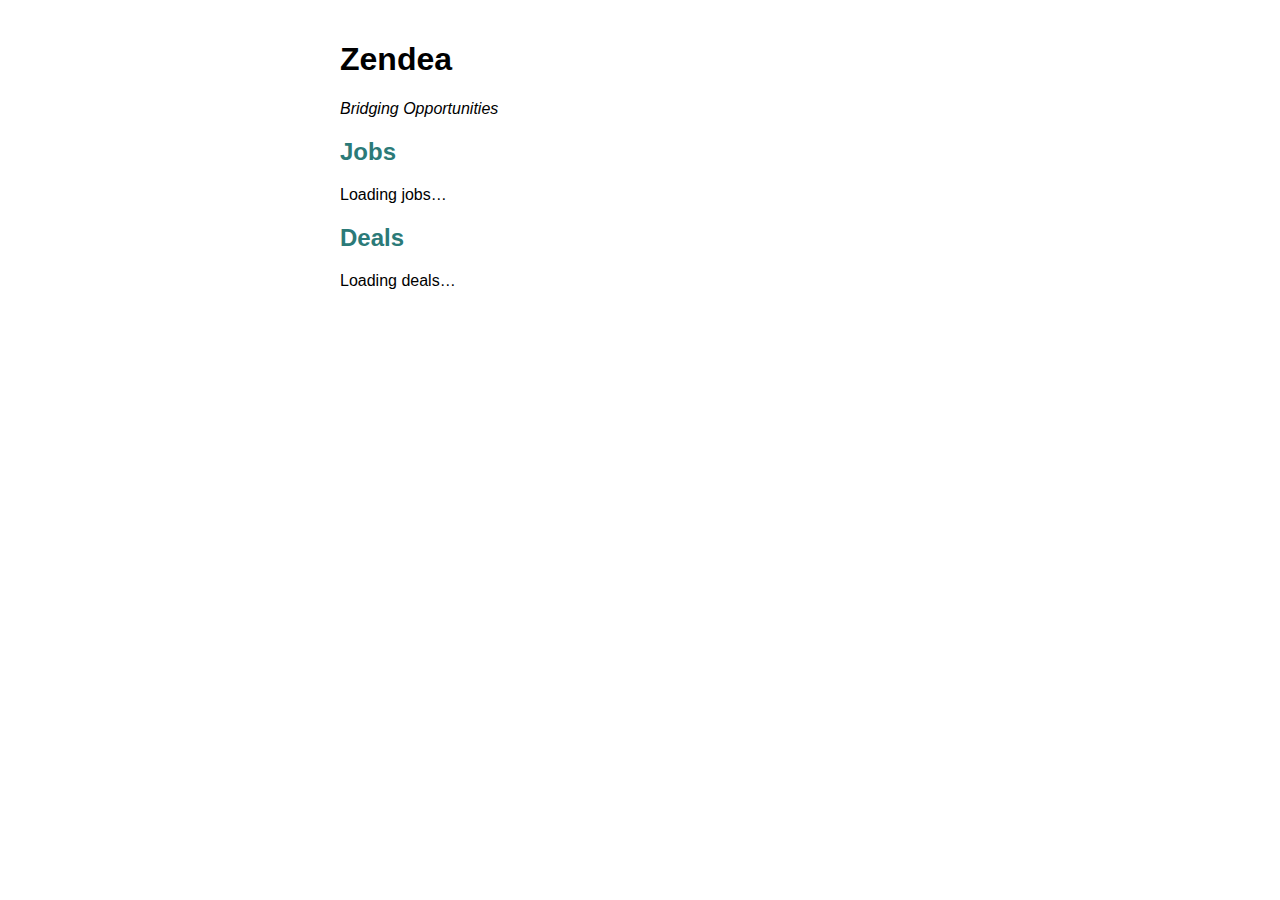
<file: Index.html>
<!DOCTYPE html>
<html lang="en">
<head>
<meta charset="UTF-8">
<meta name="viewport" content="width=device-width, initial-scale=1.0">
<title>Zendea — Jobs & Deals</title>
<style>
body { font-family: Arial, sans-serif; padding: 20px; max-width: 600px; margin: auto; }
h2 { color: #2b7a78; }
hr { margin: 10px 0; }
</style>
</head>
<body>

<h1>Zendea</h1>
<p><em>Bridging Opportunities</em></p>

<h2>Jobs</h2>
<div id="jobs-list">
  Loading jobs…
</div>

<h2>Deals</h2>
<div id="deals-list">
  Loading deals…
</div>

<script type="module" src="app.js"></script>
</body>
</html>
</file>
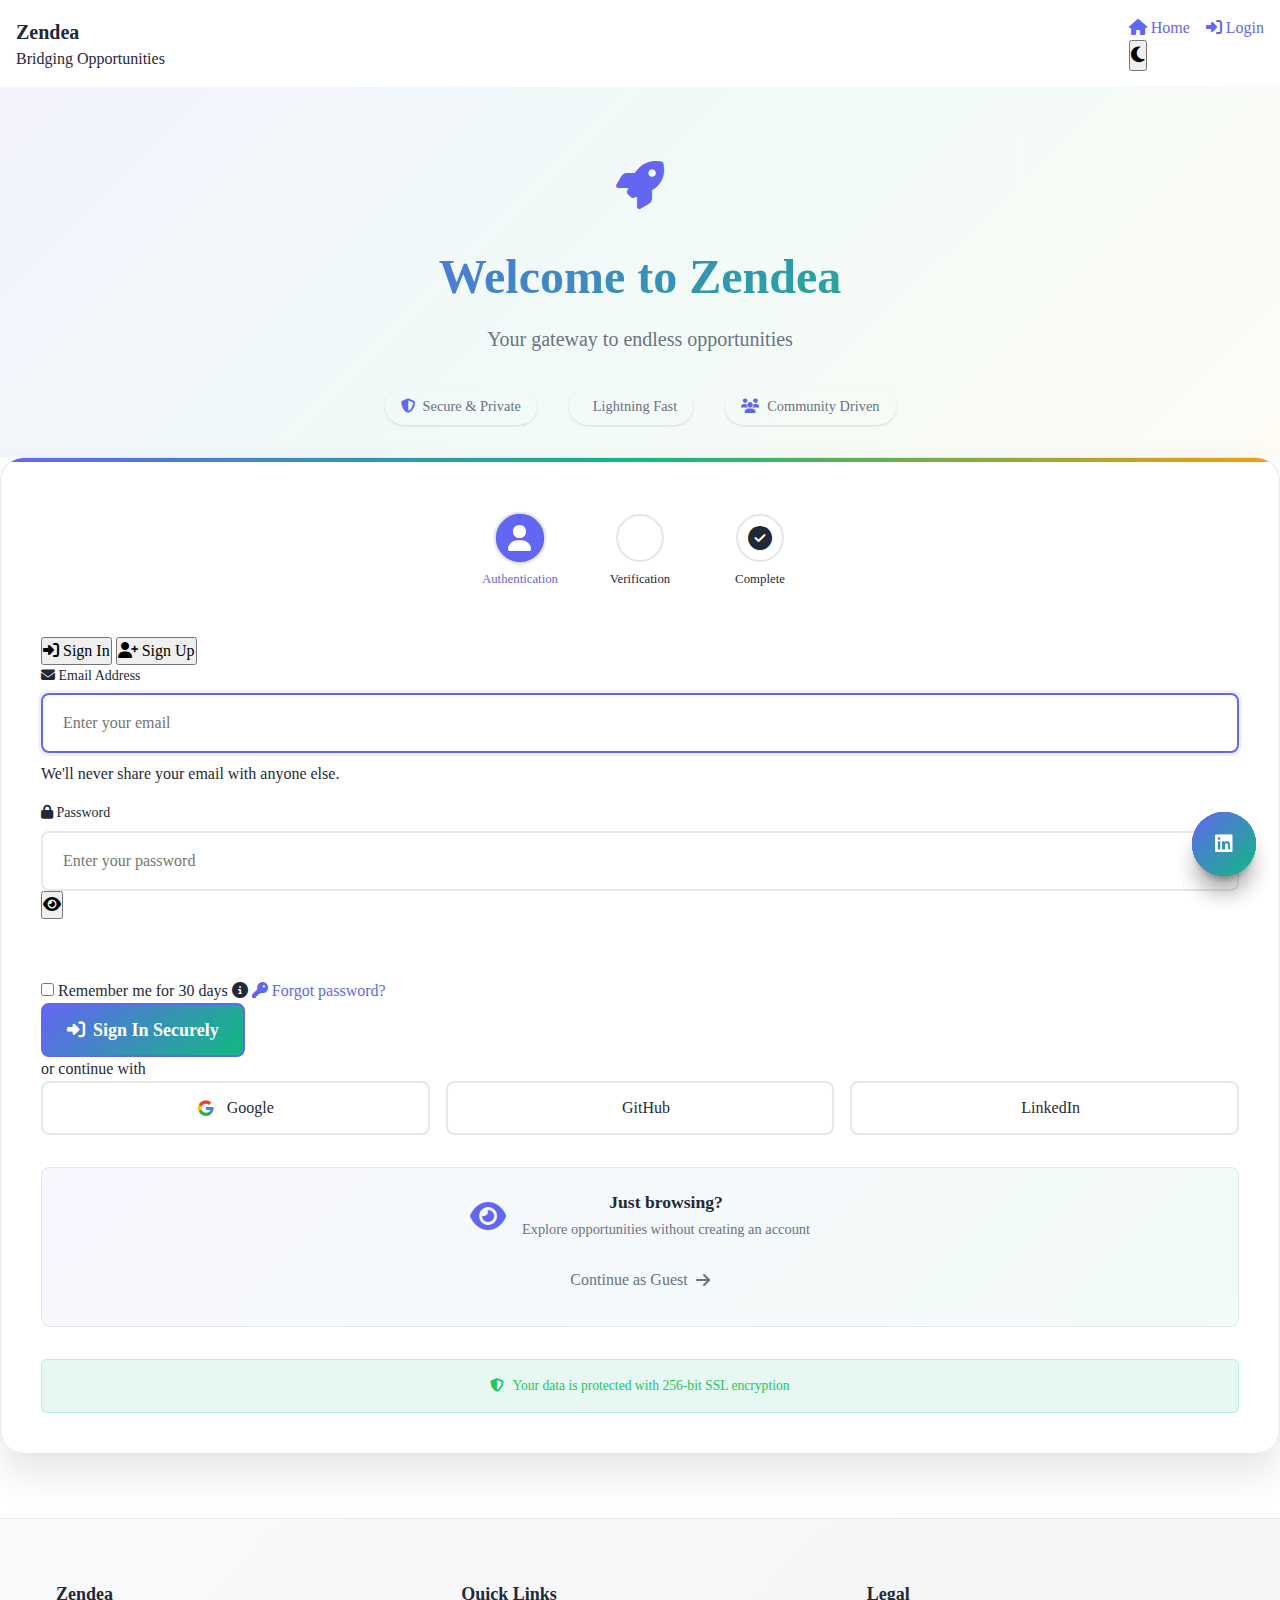
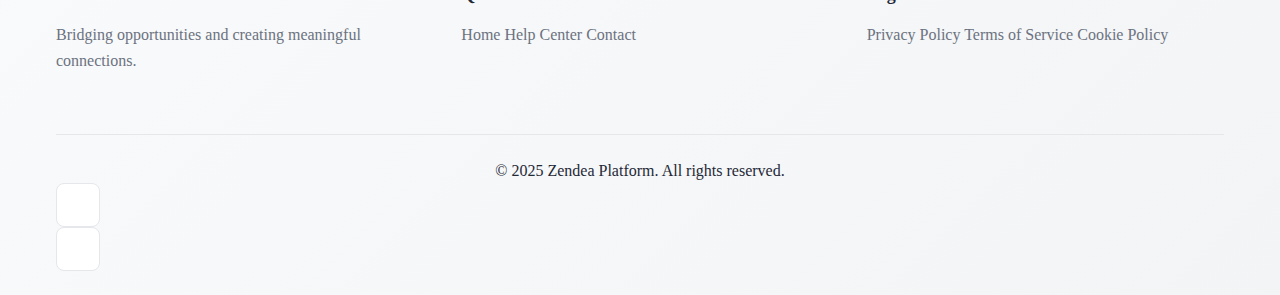
<file: login.html>
<!DOCTYPE html>
<html lang="en" data-theme="light">
<head>
  <meta charset="UTF-8">
  <meta name="viewport" content="width=device-width, initial-scale=1.0">
  <title>Login — Zendea</title>
  
  <!-- SEO Meta Tags -->
  <meta name="description" content="Sign in to your Zendea account to post jobs, find deals, and connect with opportunities.">
  
  <!-- Favicon -->
  <link rel="icon" href="data:image/svg+xml,<svg xmlns='http://www.w3.org/2000/svg' viewBox='0 0 100 100'><text y='.9em' font-size='90'>🌟</text></svg>">
  
  <!-- Fonts -->
  <link rel="preconnect" href="https://fonts.googleapis.com">
  <link rel="preconnect" href="https://fonts.gstatic.com" crossorigin>
  <link href="https://fonts.googleapis.com/css2?family=Inter:wght@400;500;600;700;800&display=swap" rel="stylesheet">
  
  <!-- Icons -->
  <link rel="stylesheet" href="https://cdnjs.cloudflare.com/ajax/libs/font-awesome/6.4.0/css/all.min.css">
  
  <!-- Styles -->
  <link rel="stylesheet" href="assets/css/main.css">
  <style>
    /* Enhanced Authentication Styles */
    .auth-hero {
      background: linear-gradient(135deg, 
        rgba(99, 102, 241, 0.08) 0%, 
        rgba(16, 185, 129, 0.06) 50%, 
        rgba(245, 158, 11, 0.04) 100%);
      padding: 4rem 2rem 2rem;
      text-align: center;
      position: relative;
      overflow: hidden;
    }
    
    .auth-hero-content {
      position: relative;
      z-index: 1;
      max-width: 800px;
      margin: 0 auto;
    }
    
    .hero-icon {
      font-size: 3rem;
      color: var(--color-primary);
      margin-bottom: 1.5rem;
      animation: float 3s ease-in-out infinite;
    }
    
    @keyframes float {
      0%, 100% { transform: translateY(0px); }
      50% { transform: translateY(-10px); }
    }
    
    .hero-title {
      font-size: 3rem;
      font-weight: 800;
      background: linear-gradient(135deg, var(--color-primary), var(--color-secondary));
      -webkit-background-clip: text;
      -webkit-text-fill-color: transparent;
      background-clip: text;
      margin-bottom: 1rem;
    }
    
    .hero-subtitle {
      font-size: 1.25rem;
      color: var(--color-text-secondary);
      margin-bottom: 2rem;
    }
    
    .hero-features {
      display: flex;
      justify-content: center;
      gap: 2rem;
      flex-wrap: wrap;
      margin-top: 2rem;
    }
    
    .feature-item {
      display: flex;
      align-items: center;
      gap: 0.5rem;
      color: var(--color-text-secondary);
      font-size: 0.9rem;
      padding: 0.5rem 1rem;
      background: var(--color-bg-surface);
      border-radius: var(--radius-full);
      box-shadow: var(--shadow-sm);
      transition: all var(--transition-fast);
    }
    
    .feature-item:hover {
      transform: translateY(-2px);
      box-shadow: var(--shadow-md);
    }
    
    .feature-item i {
      color: var(--color-primary);
    }
    
    .auth-progress {
      display: flex;
      justify-content: center;
      margin-bottom: 2rem;
      padding: 0 1rem;
    }
    
    .progress-step {
      display: flex;
      flex-direction: column;
      align-items: center;
      flex: 1;
      max-width: 120px;
      padding: 1rem 0.5rem;
      position: relative;
      color: var(--color-text-muted);
      transition: all var(--transition-normal);
    }
    
    .progress-step.active {
      color: var(--color-primary);
    }
    
    .progress-step.active i {
      background: var(--color-primary);
      color: white;
      transform: scale(1.1);
    }
    
    .progress-step i {
      font-size: 1.5rem;
      width: 3rem;
      height: 3rem;
      display: flex;
      align-items: center;
      justify-content: center;
      border-radius: 50%;
      background: var(--color-bg-surface);
      border: 2px solid var(--color-border);
      margin-bottom: 0.5rem;
      transition: all var(--transition-normal);
    }
    
    .progress-step span {
      font-size: 0.8rem;
      font-weight: 500;
      text-align: center;
    }
    
    .auth-card.enhanced {
      background: var(--color-bg-surface);
      border: 1px solid var(--color-border);
      border-radius: 1.5rem;
      padding: 2.5rem;
      box-shadow: 0 20px 40px rgba(0, 0, 0, 0.1);
      position: relative;
      overflow: hidden;
    }
    
    .auth-card.enhanced::before {
      content: '';
      position: absolute;
      top: 0;
      left: 0;
      right: 0;
      height: 4px;
      background: linear-gradient(90deg, var(--color-primary), var(--color-secondary), var(--color-accent));
      border-radius: 1.5rem 1.5rem 0 0;
    }
    
    .input-wrapper {
      position: relative;
      margin-bottom: 0.5rem;
    }
    
    .form-input.enhanced {
      width: 100%;
      padding: 1rem 1.25rem;
      padding-right: 3rem;
      border: 2px solid var(--color-border);
      border-radius: var(--radius-lg);
      font-size: 1rem;
      transition: all var(--transition-normal);
      background: var(--color-bg-surface);
    }
    
    .form-input.enhanced:focus {
      outline: none;
      border-color: var(--color-primary);
      box-shadow: 0 0 0 3px rgba(99, 102, 241, 0.1);
      transform: translateY(-1px);
    }
    
    .input-wrapper.valid .form-input.enhanced {
      border-color: var(--color-success);
      background: rgba(16, 185, 129, 0.05);
    }
    
    .input-wrapper.invalid .form-input.enhanced {
      border-color: var(--color-error);
      background: rgba(239, 68, 68, 0.05);
    }
    
    .input-status {
      position: absolute;
      right: 1rem;
      top: 50%;
      transform: translateY(-50%);
      z-index: 2;
    }
    
    .success-icon,
    .error-icon {
      display: none;
      font-size: 1.1rem;
    }
    
    .success-icon {
      color: var(--color-success);
    }
    
    .error-icon {
      color: var(--color-error);
    }
    
    .password-input-group.enhanced {
      position: relative;
      margin-bottom: 0.5rem;
    }
    
    .password-input-group.enhanced .password-toggle {
      right: 3.5rem;
      z-index: 3;
    }
    
    .password-input-group.enhanced .input-status {
      right: 1rem;
      z-index: 2;
    }
    
    .password-strength {
      margin: 0.5rem 0 1rem;
      opacity: 0;
      transition: opacity var(--transition-normal);
    }
    
    .password-strength.visible {
      opacity: 1;
    }
    
    .strength-bar {
      height: 4px;
      background: var(--color-border);
      border-radius: var(--radius-full);
      overflow: hidden;
      margin-bottom: 0.5rem;
    }
    
    .strength-fill {
      height: 100%;
      transition: all var(--transition-normal);
      border-radius: var(--radius-full);
    }
    
    .strength-fill.weak { background: var(--color-error); }
    .strength-fill.medium { background: var(--color-warning); }
    .strength-fill.strong { background: var(--color-success); }
    .strength-fill.very-strong { background: linear-gradient(90deg, var(--color-success), var(--color-primary)); }
    
    .strength-text {
      font-size: 0.8rem;
      color: var(--color-text-muted);
      font-weight: 500;
    }
    
    .password-requirements {
      background: var(--color-bg-surface);
      border: 1px solid var(--color-border);
      border-radius: var(--radius-md);
      padding: 1rem;
      margin: 0.5rem 0 1rem;
      opacity: 0;
      transform: translateY(-10px);
      transition: all var(--transition-normal);
    }
    
    .password-requirements.visible {
      opacity: 1;
      transform: translateY(0);
    }
    
    .requirement {
      display: flex;
      align-items: center;
      gap: 0.5rem;
      margin-bottom: 0.5rem;
      font-size: 0.85rem;
      color: var(--color-text-muted);
      transition: all var(--transition-fast);
    }
    
    .requirement:last-child { margin-bottom: 0; }
    .requirement.met { color: var(--color-success); }
    .requirement i { font-size: 0.7rem; transition: all var(--transition-fast); }
    .requirement.met i { color: var(--color-success); }
    
    .btn.enhanced {
      position: relative;
      overflow: hidden;
      font-weight: 600;
      transition: all var(--transition-normal);
    }
    
    .btn.enhanced:hover {
      transform: translateY(-2px);
      box-shadow: 0 10px 25px rgba(99, 102, 241, 0.3);
    }
    
    .btn.enhanced .btn-content {
      display: flex;
      align-items: center;
      justify-content: center;
      gap: 0.5rem;
      transition: opacity var(--transition-fast);
    }
    
    .btn.enhanced .btn-loading {
      position: absolute;
      top: 0;
      left: 0;
      right: 0;
      bottom: 0;
      display: flex;
      align-items: center;
      justify-content: center;
      gap: 0.5rem;
      opacity: 0;
      transition: opacity var(--transition-fast);
    }
    
    .btn.enhanced.loading .btn-content { opacity: 0; }
    .btn.enhanced.loading .btn-loading { opacity: 1; }
    
    .social-login.enhanced {
      display: grid;
      grid-template-columns: repeat(auto-fit, minmax(140px, 1fr));
      gap: 1rem;
      margin-bottom: 2rem;
    }
    
    .social-btn {
      display: flex;
      align-items: center;
      justify-content: center;
      gap: 0.75rem;
      padding: 1rem;
      border: 2px solid var(--color-border);
      border-radius: var(--radius-lg);
      background: var(--color-bg-surface);
      color: var(--color-text-primary);
      font-weight: 500;
      transition: all var(--transition-normal);
    }
    
    .social-btn:hover {
      border-color: var(--color-primary);
      transform: translateY(-2px);
      box-shadow: var(--shadow-md);
    }
    
    .social-icon {
      display: flex;
      align-items: center;
      justify-content: center;
      font-size: 1.1rem;
    }
    
    .guest-access.enhanced {
      background: linear-gradient(135deg, 
        rgba(99, 102, 241, 0.05) 0%, 
        rgba(16, 185, 129, 0.05) 100%);
      border: 1px solid var(--color-border);
      border-radius: var(--radius-lg);
      padding: 1.5rem;
      margin: 2rem 0;
      text-align: center;
    }
    
    .guest-content {
      display: flex;
      align-items: center;
      justify-content: center;
      gap: 1rem;
      margin-bottom: 1rem;
    }
    
    .guest-icon {
      font-size: 2rem;
      color: var(--color-primary);
    }
    
    .guest-text h4 {
      font-size: 1.1rem;
      font-weight: 600;
      color: var(--color-text-primary);
      margin-bottom: 0.25rem;
    }
    
    .guest-text p {
      color: var(--color-text-secondary);
      font-size: 0.9rem;
      margin: 0;
    }
    
    .security-badge {
      display: flex;
      align-items: center;
      justify-content: center;
      gap: 0.5rem;
      padding: 1rem;
      background: rgba(16, 185, 129, 0.1);
      border: 1px solid rgba(16, 185, 129, 0.2);
      border-radius: var(--radius-md);
      color: var(--color-success);
      font-size: 0.85rem;
      font-weight: 500;
      margin-top: 1.5rem;
    }
    
    .tooltip {
      position: absolute;
      background: var(--color-text-primary);
      color: var(--color-text-inverse);
      padding: 0.5rem 0.75rem;
      border-radius: var(--radius-md);
      font-size: 0.8rem;
      font-weight: 500;
      z-index: 1000;
      pointer-events: none;
      transform: translateX(-50%);
      white-space: nowrap;
      box-shadow: var(--shadow-lg);
      display: none;
    }
    
    .tooltip::after {
      content: '';
      position: absolute;
      top: 100%;
      left: 50%;
      transform: translateX(-50%);
      border: 4px solid transparent;
      border-top-color: var(--color-text-primary);
    }
    
    .captcha-container {
      background: var(--color-bg-surface);
      border: 2px solid var(--color-warning);
      border-radius: var(--radius-md);
      padding: 1rem;
      margin: 1rem 0;
      text-align: center;
    }
    
    .captcha-question {
      font-size: 1.25rem;
      font-weight: 700;
      color: var(--color-primary);
      margin: 0.5rem 0;
    }
    
    .captcha-input {
      width: 80px;
      padding: 0.5rem;
      text-align: center;
      border: 2px solid var(--color-border);
      border-radius: var(--radius-md);
      font-size: 1.1rem;
      font-weight: 600;
    }
    
    .login-attempts {
      background: rgba(239, 68, 68, 0.1);
      border: 1px solid var(--color-error);
      border-radius: var(--radius-md);
      padding: 1rem;
      margin-top: 1rem;
      text-align: center;
    }
    
    .login-attempts i {
      color: var(--color-error);
      margin-right: 0.5rem;
    }
    
    .attempts-text {
      color: var(--color-error);
      font-weight: 500;
    }
    
    .email-suggestions {
      background: var(--color-bg-surface);
      border: 1px solid var(--color-border);
      border-top: none;
      border-radius: 0 0 var(--radius-md) var(--radius-md);
      box-shadow: var(--shadow-md);
      display: none;
      position: absolute;
      top: 100%;
      left: 0;
      right: 0;
      z-index: 10;
    }
    
    .email-suggestion {
      padding: 0.75rem 1rem;
      cursor: pointer;
      transition: background-color var(--transition-fast);
      font-size: 0.9rem;
    }
    
    .email-suggestion:hover {
      background: var(--color-bg-surface-hover);
    }
    
    @media (max-width: 768px) {
      .hero-title { font-size: 2rem; }
      .auth-card.enhanced { padding: 1.5rem; margin: 1rem; }
      .social-login.enhanced { grid-template-columns: 1fr; }
    }
    
    .auth-card.enhanced {
      animation: cardSlideUp 0.6s ease-out;
    }
    
    @keyframes cardSlideUp {
      from { opacity: 0; transform: translateY(20px); }
      to { opacity: 1; transform: translateY(0); }
    }
  </style>
  
  <!-- Theme Persistence Script -->
  <script>
    // Apply saved theme immediately to prevent flash
    (function() {
      const savedTheme = localStorage.getItem('zendea-theme') || 'light';
      document.documentElement.setAttribute('data-theme', savedTheme);
    })();
  </script>
</head>
<body>
  <!-- 🎯 Header -->
  <header>
    <div class="header-container">
      <div class="logo-section">
        <a href="index.html" class="logo">Zendea</a>
        <span class="tagline">Bridging Opportunities</span>
      </div>
      
      <nav class="nav-section">
        <div class="nav-links">
          <a href="index.html" class="nav-link">
            <i class="fas fa-home"></i> Home
          </a>
          <a href="login.html" class="nav-link active">
            <i class="fas fa-sign-in-alt"></i> Login
          </a>
        </div>
        
        <button class="theme-toggle" id="themeToggle" aria-label="Toggle dark mode">
          <i class="fas fa-sun"></i>
        </button>
      </nav>
    </div>
  </header>

  <!-- 🏠 Main Content -->
  <main>
    <!-- Enhanced Hero Section -->
    <div class="auth-hero">
      <div class="auth-hero-content">
        <div class="hero-icon">
          <i class="fas fa-rocket"></i>
        </div>
        <h1 class="hero-title">Welcome to Zendea</h1>
        <p class="hero-subtitle">Your gateway to endless opportunities</p>
        <div class="hero-features">
          <div class="feature-item">
            <i class="fas fa-shield-alt"></i>
            <span>Secure & Private</span>
          </div>
          <div class="feature-item">
            <i class="fas fa-lightning-bolt"></i>
            <span>Lightning Fast</span>
          </div>
          <div class="feature-item">
            <i class="fas fa-users"></i>
            <span>Community Driven</span>
          </div>
        </div>
      </div>
    </div>

    <!-- Enhanced Login Form Container -->
    <div class="form-container">
      <div class="auth-card enhanced">
        <!-- Progress Indicator -->
        <div class="auth-progress">
          <div class="progress-step active" data-step="auth">
            <i class="fas fa-user"></i>
            <span>Authentication</span>
          </div>
          <div class="progress-step" data-step="verify">
            <i class="fas fa-shield-check"></i>
            <span>Verification</span>
          </div>
          <div class="progress-step" data-step="complete">
            <i class="fas fa-check-circle"></i>
            <span>Complete</span>
          </div>
        </div>
        <div class="auth-header">
          <div class="auth-tabs">
            <button class="auth-tab active" id="loginTab">
              <i class="fas fa-sign-in-alt"></i>
              Sign In
            </button>
            <button class="auth-tab" id="signupTab">
              <i class="fas fa-user-plus"></i>
              Sign Up
            </button>
          </div>
        </div>

        <!-- Enhanced Login Form -->
        <form class="auth-form enhanced" id="loginForm">
          <div class="form-group">
            <label for="loginEmail" class="form-label">
              <i class="fas fa-envelope"></i>
              Email Address
            </label>
            <div class="input-wrapper">
              <input 
                type="email" 
                id="loginEmail" 
                class="form-input enhanced" 
                placeholder="Enter your email"
                required
                autocomplete="email"
                data-validate="email"
              >
              <div class="input-status">
                <i class="fas fa-check-circle success-icon"></i>
                <i class="fas fa-exclamation-circle error-icon"></i>
              </div>
            </div>
            <div class="form-helper">We'll never share your email with anyone else.</div>
          </div>

          <div class="form-group">
            <label for="loginPassword" class="form-label">
              <i class="fas fa-lock"></i>
              Password
            </label>
            <div class="password-input-group enhanced">
              <input 
                type="password" 
                id="loginPassword" 
                class="form-input enhanced" 
                placeholder="Enter your password"
                required
                autocomplete="current-password"
                minlength="6"
                data-validate="password"
              >
              <button type="button" class="password-toggle" id="loginPasswordToggle">
                <i class="fas fa-eye"></i>
              </button>
              <div class="input-status">
                <i class="fas fa-check-circle success-icon"></i>
                <i class="fas fa-exclamation-circle error-icon"></i>
              </div>
            </div>
            <!-- Password Strength Indicator -->
            <div class="password-strength" id="loginPasswordStrength">
              <div class="strength-bar">
                <div class="strength-fill"></div>
              </div>
              <span class="strength-text">Password strength</span>
            </div>
          </div>

          <!-- Enhanced Security Options -->
          <div class="form-options enhanced">
            <label class="checkbox-label">
              <input type="checkbox" id="rememberMe">
              <span class="checkbox-custom"></span>
              <span class="checkbox-text">
                Remember me for 30 days
                <i class="fas fa-info-circle tooltip-trigger" data-tooltip="Your session will remain active for 30 days"></i>
              </span>
            </label>
            <a href="#forgot" class="forgot-link">
              <i class="fas fa-key"></i>
              Forgot password?
            </a>
          </div>

          <!-- CAPTCHA Placeholder -->
          <div class="captcha-container" id="loginCaptcha" style="display: none;">
            <div class="captcha-box">
              <div class="captcha-challenge">
                <span>Verify you're human:</span>
                <div class="captcha-question" id="captchaQuestion">5 + 3 = ?</div>
                <input type="number" class="captcha-input" id="captchaAnswer" placeholder="Answer">
              </div>
            </div>
          </div>

          <button type="submit" class="btn btn-primary btn-full btn-lg enhanced" id="loginBtn">
            <span class="btn-content">
              <i class="fas fa-sign-in-alt"></i>
              Sign In Securely
            </span>
            <div class="btn-loading">
              <i class="fas fa-spinner fa-spin"></i>
              Signing In...
            </div>
          </button>

          <!-- Login Attempts Warning -->
          <div class="login-attempts" id="loginAttempts" style="display: none;">
            <i class="fas fa-exclamation-triangle"></i>
            <span class="attempts-text">Too many failed attempts. Please try again in <span id="cooldownTimer">5:00</span></span>
          </div>
        </form>

        <!-- Enhanced Signup Form -->
        <form class="auth-form enhanced hidden" id="signupForm">
          <div class="form-group">
            <label for="signupName" class="form-label">
              <i class="fas fa-user"></i>
              Full Name
            </label>
            <div class="input-wrapper">
              <input 
                type="text" 
                id="signupName" 
                class="form-input enhanced" 
                placeholder="Enter your full name"
                required
                autocomplete="name"
                data-validate="name"
              >
              <div class="input-status">
                <i class="fas fa-check-circle success-icon"></i>
                <i class="fas fa-exclamation-circle error-icon"></i>
              </div>
            </div>
          </div>

          <div class="form-group">
            <label for="signupEmail" class="form-label">
              <i class="fas fa-envelope"></i>
              Email Address
            </label>
            <div class="input-wrapper">
              <input 
                type="email" 
                id="signupEmail" 
                class="form-input enhanced" 
                placeholder="Enter your email"
                required
                autocomplete="email"
                data-validate="email"
              >
              <div class="input-status">
                <i class="fas fa-check-circle success-icon"></i>
                <i class="fas fa-exclamation-circle error-icon"></i>
              </div>
            </div>
            <div class="email-suggestions" id="emailSuggestions"></div>
          </div>

          <div class="form-group">
            <label for="signupPassword" class="form-label">
              <i class="fas fa-lock"></i>
              Password
            </label>
            <div class="password-input-group enhanced">
              <input 
                type="password" 
                id="signupPassword" 
                class="form-input enhanced" 
                placeholder="Create a strong password"
                required
                autocomplete="new-password"
                minlength="8"
                data-validate="password"
              >
              <button type="button" class="password-toggle" id="signupPasswordToggle">
                <i class="fas fa-eye"></i>
              </button>
              <div class="input-status">
                <i class="fas fa-check-circle success-icon"></i>
                <i class="fas fa-exclamation-circle error-icon"></i>
              </div>
            </div>
            <!-- Enhanced Password Requirements -->
            <div class="password-requirements" id="passwordRequirements">
              <div class="requirement" data-requirement="length">
                <i class="fas fa-circle"></i>
                <span>At least 8 characters</span>
              </div>
              <div class="requirement" data-requirement="lowercase">
                <i class="fas fa-circle"></i>
                <span>One lowercase letter</span>
              </div>
              <div class="requirement" data-requirement="uppercase">
                <i class="fas fa-circle"></i>
                <span>One uppercase letter</span>
              </div>
              <div class="requirement" data-requirement="number">
                <i class="fas fa-circle"></i>
                <span>One number</span>
              </div>
              <div class="requirement" data-requirement="special">
                <i class="fas fa-circle"></i>
                <span>One special character</span>
              </div>
            </div>
            <div class="password-strength" id="signupPasswordStrength">
              <div class="strength-bar">
                <div class="strength-fill"></div>
              </div>
              <span class="strength-text">Password strength</span>
            </div>
          </div>

          <div class="form-group">
            <label for="confirmPassword" class="form-label">
              <i class="fas fa-lock"></i>
              Confirm Password
            </label>
            <div class="input-wrapper">
              <input 
                type="password" 
                id="confirmPassword" 
                class="form-input enhanced" 
                placeholder="Confirm your password"
                required
                autocomplete="new-password"
                minlength="8"
                data-validate="confirm-password"
              >
              <div class="input-status">
                <i class="fas fa-check-circle success-icon"></i>
                <i class="fas fa-exclamation-circle error-icon"></i>
              </div>
            </div>
          </div>

          <!-- Enhanced Terms Agreement -->
          <div class="form-options enhanced">
            <label class="checkbox-label enhanced">
              <input type="checkbox" id="agreeTerms" required>
              <span class="checkbox-custom"></span>
              <span class="checkbox-text">
                I agree to the <a href="#terms" class="terms-link">Terms of Service</a> and <a href="#privacy" class="privacy-link">Privacy Policy</a>
                <i class="fas fa-external-link-alt"></i>
              </span>
            </label>
            <label class="checkbox-label">
              <input type="checkbox" id="agreeMarketing">
              <span class="checkbox-custom"></span>
              <span class="checkbox-text">
                Send me updates about new features and opportunities
              </span>
            </label>
          </div>

          <button type="submit" class="btn btn-primary btn-full btn-lg enhanced" id="signupBtn">
            <span class="btn-content">
              <i class="fas fa-user-plus"></i>
              Create Account
            </span>
            <div class="btn-loading">
              <i class="fas fa-spinner fa-spin"></i>
              Creating Account...
            </div>
          </button>
        </form>

        <!-- Enhanced Divider -->
        <div class="auth-divider enhanced">
          <span>or continue with</span>
        </div>

        <!-- Enhanced Social Login -->
        <div class="social-login enhanced">
          <button class="btn btn-outline social-btn" id="googleLogin">
            <div class="social-icon">
              <svg width="18" height="18" viewBox="0 0 18 18">
                <path fill="#4285F4" d="M16.51 8H8.98v3h4.3c-.18 1-.74 1.48-1.6 2.04v2.01h2.6a7.8 7.8 0 0 0 2.38-5.88c0-.57-.05-.66-.15-1.18z"/>
                <path fill="#34A853" d="M8.98 17c2.16 0 3.97-.72 5.3-1.94l-2.6-2.04a4.8 4.8 0 0 1-7.18-2.53H1.83v2.07A8 8 0 0 0 8.98 17z"/>
                <path fill="#FBBC05" d="M4.5 10.49a4.8 4.8 0 0 1 0-3.07V5.35H1.83a8 8 0 0 0 0 7.28l2.67-2.14z"/>
                <path fill="#EA4335" d="M8.98 4.72c1.16 0 2.23.4 3.06 1.2l2.3-2.3A8 8 0 0 0 1.83 5.35L4.5 7.42a4.77 4.77 0 0 1 4.48-2.7z"/>
              </svg>
            </div>
            <span>Google</span>
          </button>
          <button class="btn btn-outline social-btn" id="githubLogin">
            <div class="social-icon">
              <i class="fab fa-github"></i>
            </div>
            <span>GitHub</span>
          </button>
          <button class="btn btn-outline social-btn" id="linkedinLogin">
            <div class="social-icon">
              <i class="fab fa-linkedin"></i>
            </div>
            <span>LinkedIn</span>
          </button>
        </div>

        <!-- Enhanced Guest Access -->
        <div class="guest-access enhanced">
          <div class="guest-content">
            <div class="guest-icon">
              <i class="fas fa-eye"></i>
            </div>
            <div class="guest-text">
              <h4>Just browsing?</h4>
              <p>Explore opportunities without creating an account</p>
            </div>
          </div>
          <a href="index.html" class="btn btn-ghost btn-full">
            Continue as Guest
            <i class="fas fa-arrow-right"></i>
          </a>
        </div>

        <!-- Security Badge -->
        <div class="security-badge">
          <i class="fas fa-shield-alt"></i>
          <span>Your data is protected with 256-bit SSL encryption</span>
        </div>
      </div>
    </div>

    <!-- Success/Error Messages -->
    <div id="message" class="message-container"></div>
    
    <!-- Tooltip Container -->
    <div id="tooltip" class="tooltip"></div>
  </main>

  <!-- 🔔 Toast Container -->
  <div class="toast-container" id="toastContainer"></div>

  <!-- 🦶 Footer -->
  <footer class="footer">
    <div class="footer-container">
      <div class="footer-content">
        <div class="footer-section">
          <h3>Zendea</h3>
          <p class="text-secondary">Bridging opportunities and creating meaningful connections.</p>
        </div>
        
        <div class="footer-section">
          <h3>Quick Links</h3>
          <div class="footer-links">
            <a href="index.html">Home</a>
            <a href="#help">Help Center</a>
            <a href="#contact">Contact</a>
          </div>
        </div>
        
        <div class="footer-section">
          <h3>Legal</h3>
          <div class="footer-links">
            <a href="#privacy">Privacy Policy</a>
            <a href="#terms">Terms of Service</a>
            <a href="#cookies">Cookie Policy</a>
          </div>
        </div>
      </div>
      
      <div class="footer-bottom">
        <div class="footer-copyright">
          © 2025 Zendea Platform. All rights reserved.
        </div>
        <div class="footer-social">
          <a href="#" class="social-link" aria-label="Twitter">
            <i class="fab fa-twitter"></i>
          </a>
          <a href="#" class="social-link" aria-label="LinkedIn">
            <i class="fab fa-linkedin"></i>
          </a>
        </div>
      </div>
    </div>
  </footer>

  <!-- Scripts -->
  <script type="module" src="auth.js"></script>
</body>
</html>
</file>
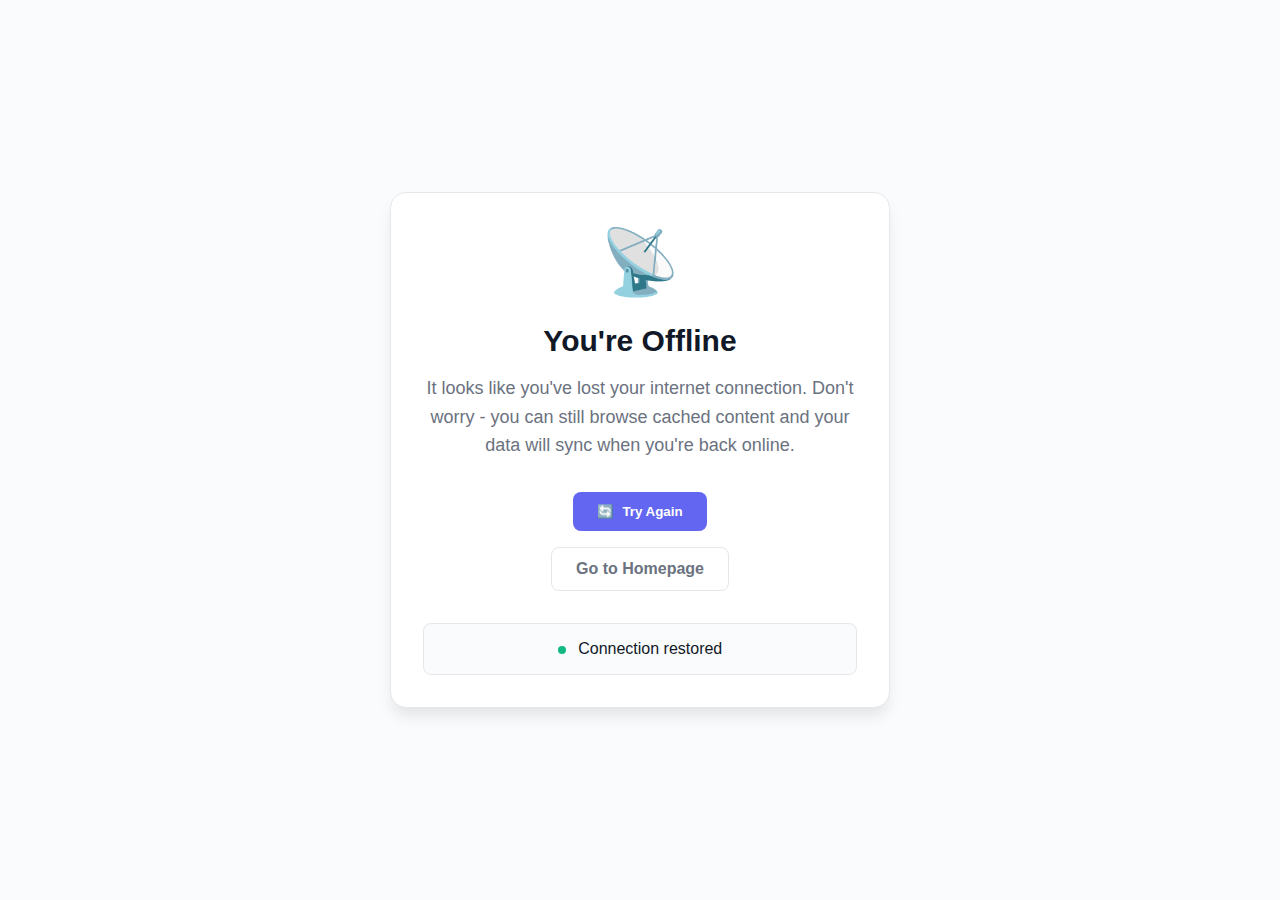
<file: offline.html>
<!DOCTYPE html>
<html lang="en" data-theme="light">
<head>
  <meta charset="UTF-8">
  <meta name="viewport" content="width=device-width, initial-scale=1.0">
  <title>Offline - Zendea</title>
  <link rel="icon" href="data:image/svg+xml,<svg xmlns='http://www.w3.org/2000/svg' viewBox='0 0 100 100'><text y='.9em' font-size='90'>🌟</text></svg>">
  
  <style>
    :root {
      --color-primary: #6366f1;
      --color-text-primary: #111827;
      --color-text-secondary: #6b7280;
      --color-bg-primary: #fafbfc;
      --color-bg-surface: #ffffff;
      --color-border: #e5e7eb;
      --font-family-primary: 'Inter', -apple-system, BlinkMacSystemFont, 'Segoe UI', Roboto, sans-serif;
    }
    
    [data-theme="dark"] {
      --color-primary: #818cf8;
      --color-text-primary: #f9fafb;
      --color-text-secondary: #d1d5db;
      --color-bg-primary: #0f172a;
      --color-bg-surface: #1e293b;
      --color-border: #374151;
    }
    
    * {
      margin: 0;
      padding: 0;
      box-sizing: border-box;
    }
    
    body {
      font-family: var(--font-family-primary);
      background: var(--color-bg-primary);
      color: var(--color-text-primary);
      min-height: 100vh;
      display: flex;
      align-items: center;
      justify-content: center;
      padding: 1rem;
    }
    
    .offline-container {
      text-align: center;
      max-width: 500px;
      padding: 2rem;
      background: var(--color-bg-surface);
      border-radius: 1rem;
      border: 1px solid var(--color-border);
      box-shadow: 0 10px 15px -3px rgba(0, 0, 0, 0.1);
    }
    
    .offline-icon {
      font-size: 4rem;
      margin-bottom: 1.5rem;
      animation: pulse 2s infinite;
    }
    
    .offline-title {
      font-size: 1.875rem;
      font-weight: 700;
      margin-bottom: 1rem;
      color: var(--color-text-primary);
    }
    
    .offline-description {
      font-size: 1.125rem;
      color: var(--color-text-secondary);
      margin-bottom: 2rem;
      line-height: 1.6;
    }
    
    .offline-actions {
      display: flex;
      flex-direction: column;
      gap: 1rem;
      align-items: center;
    }
    
    .btn {
      padding: 0.75rem 1.5rem;
      border-radius: 0.5rem;
      font-weight: 600;
      text-decoration: none;
      transition: all 0.2s;
      border: none;
      cursor: pointer;
      display: inline-flex;
      align-items: center;
      gap: 0.5rem;
    }
    
    .btn-primary {
      background: var(--color-primary);
      color: white;
    }
    
    .btn-primary:hover {
      transform: translateY(-1px);
      box-shadow: 0 4px 12px rgba(99, 102, 241, 0.4);
    }
    
    .btn-ghost {
      background: transparent;
      color: var(--color-text-secondary);
      border: 1px solid var(--color-border);
    }
    
    .btn-ghost:hover {
      background: var(--color-bg-primary);
    }
    
    .network-status {
      margin-top: 2rem;
      padding: 1rem;
      border-radius: 0.5rem;
      background: var(--color-bg-primary);
      border: 1px solid var(--color-border);
    }
    
    .status-indicator {
      display: inline-block;
      width: 8px;
      height: 8px;
      border-radius: 50%;
      margin-right: 0.5rem;
    }
    
    .status-offline {
      background: #ef4444;
    }
    
    .status-online {
      background: #10b981;
    }
    
    @keyframes pulse {
      0%, 100% { opacity: 1; }
      50% { opacity: 0.5; }
    }
    
    @keyframes spin {
      from { transform: rotate(0deg); }
      to { transform: rotate(360deg); }
    }
    
    .spinning {
      animation: spin 1s linear infinite;
    }
    
    .hidden {
      display: none;
    }
    
    @media (max-width: 640px) {
      .offline-container {
        padding: 1.5rem;
      }
      
      .offline-title {
        font-size: 1.5rem;
      }
      
      .offline-description {
        font-size: 1rem;
      }
    }
  </style>
</head>
<body>
  <div class="offline-container">
    <div class="offline-icon">📡</div>
    <h1 class="offline-title">You're Offline</h1>
    <p class="offline-description">
      It looks like you've lost your internet connection. Don't worry - you can still browse cached content and your data will sync when you're back online.
    </p>
    
    <div class="offline-actions">
      <button class="btn btn-primary" id="retryBtn">
        <span id="retryIcon">🔄</span>
        Try Again
      </button>
      
      <a href="/" class="btn btn-ghost">
        Go to Homepage
      </a>
    </div>
    
    <div class="network-status">
      <div id="networkStatus">
        <span class="status-indicator status-offline"></span>
        <span>No internet connection</span>
      </div>
    </div>
  </div>

  <script>
    // Check network status
    function updateNetworkStatus() {
      const statusElement = document.getElementById('networkStatus');
      const indicator = statusElement.querySelector('.status-indicator');
      const text = statusElement.querySelector('span:last-child');
      
      if (navigator.onLine) {
        indicator.className = 'status-indicator status-online';
        text.textContent = 'Connection restored';
        
        // Auto-reload after a short delay
        setTimeout(() => {
          window.location.reload();
        }, 1000);
      } else {
        indicator.className = 'status-indicator status-offline';
        text.textContent = 'No internet connection';
      }
    }
    
    // Retry connection
    function retryConnection() {
      const retryBtn = document.getElementById('retryBtn');
      const retryIcon = document.getElementById('retryIcon');
      
      retryIcon.className = 'spinning';
      retryBtn.disabled = true;
      
      // Check connection after a delay
      setTimeout(() => {
        if (navigator.onLine) {
          window.location.reload();
        } else {
          retryIcon.className = '';
          retryBtn.disabled = false;
        }
      }, 2000);
    }
    
    // Event listeners
    document.getElementById('retryBtn').addEventListener('click', retryConnection);
    
    window.addEventListener('online', updateNetworkStatus);
    window.addEventListener('offline', updateNetworkStatus);
    
    // Initial status check
    updateNetworkStatus();
    
    // Theme detection
    const savedTheme = localStorage.getItem('zendea-theme') || 'light';
    document.documentElement.setAttribute('data-theme', savedTheme);
  </script>
</body>
</html>
</file>
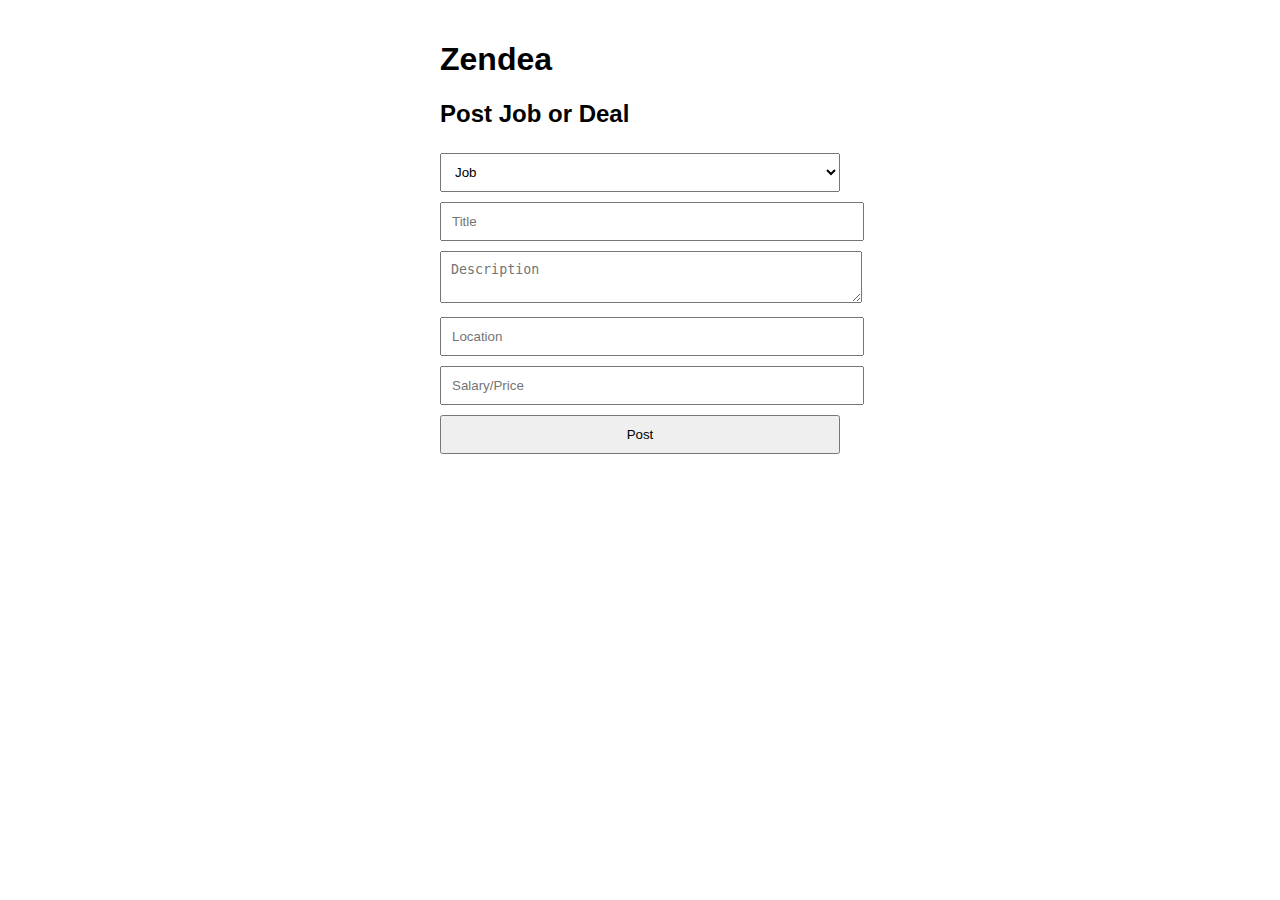
<file: post.html>
<!DOCTYPE html>
<html lang="en">
<head>
<meta charset="UTF-8">
<meta name="viewport" content="width=device-width, initial-scale=1.0">
<title>Zendea — Post Job/Deal</title>
<style>
body { font-family: Arial, sans-serif; padding: 20px; max-width: 400px; margin: auto; }
input, textarea, select { width: 100%; padding: 10px; margin: 5px 0; }
button { padding: 10px; width: 100%; margin: 5px 0; }
</style>
</head>
<body>

<h1>Zendea</h1>
<h2>Post Job or Deal</h2>

<select id="type">
  <option value="job">Job</option>
  <option value="deal">Deal</option>
</select>

<input type="text" id="title" placeholder="Title">
<textarea id="description" placeholder="Description"></textarea>
<input type="text" id="location" placeholder="Location">
<input type="text" id="price" placeholder="Salary/Price">

<button id="post-btn">Post</button>
<p id="message"></p>

<script type="module" src="post.js"></script>
</body>
</html>
</file>
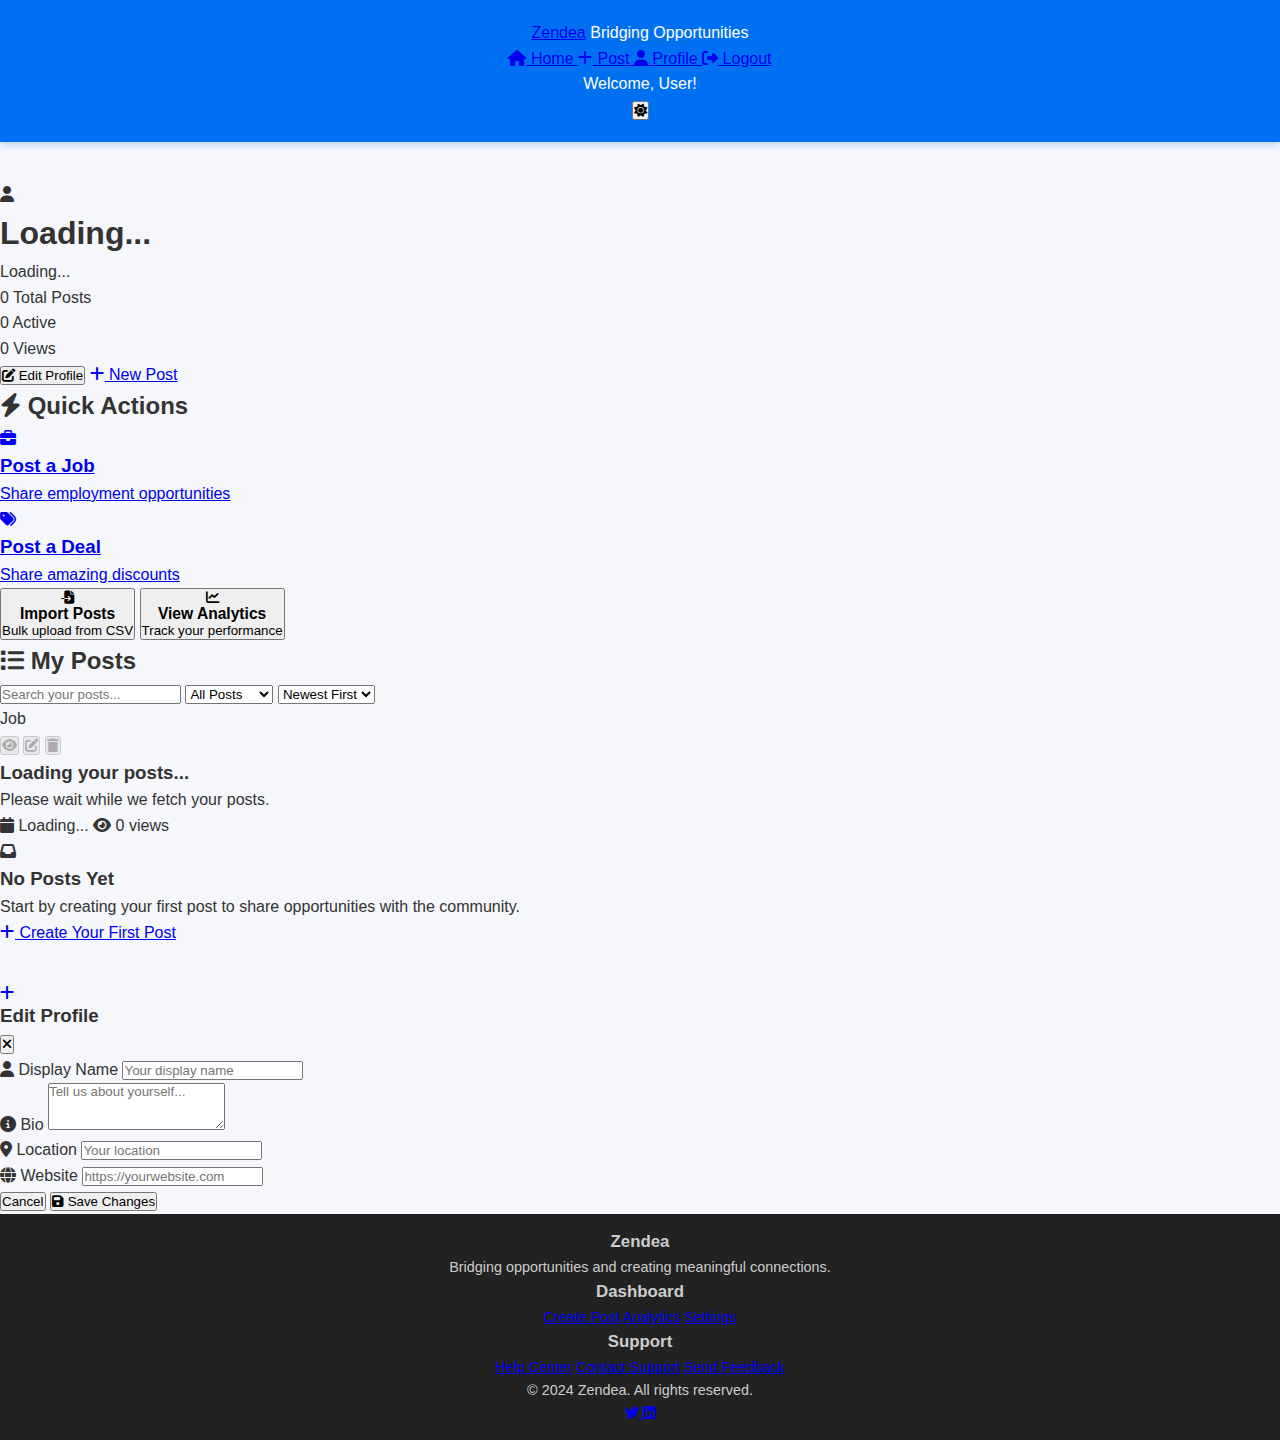
<file: profile.html>
<!DOCTYPE html>
<html lang="en" data-theme="light">
<head>
  <meta charset="UTF-8">
  <meta name="viewport" content="width=device-width, initial-scale=1.0">
  <title>My Profile — Zendea</title>
  
  <!-- SEO Meta Tags -->
  <meta name="description" content="Manage your job postings and deals on Zendea. View, edit, and track your opportunities.">
  
  <!-- Favicon -->
  <link rel="icon" href="data:image/svg+xml,<svg xmlns='http://www.w3.org/2000/svg' viewBox='0 0 100 100'><text y='.9em' font-size='90'>🌟</text></svg>">
  
  <!-- Fonts -->
  <link rel="preconnect" href="https://fonts.googleapis.com">
  <link rel="preconnect" href="https://fonts.gstatic.com" crossorigin>
  <link href="https://fonts.googleapis.com/css2?family=Inter:wght@400;500;600;700;800&display=swap" rel="stylesheet">
  
  <!-- Icons -->
  <link rel="stylesheet" href="https://cdnjs.cloudflare.com/ajax/libs/font-awesome/6.4.0/css/all.min.css">
  
  <!-- Styles -->
  <link rel="stylesheet" href="style.css">
</head>
<body>
  <!-- 🎯 Header -->
  <header>
    <div class="header-container">
      <div class="logo-section">
        <a href="index.html" class="logo">Zendea</a>
        <span class="tagline">Bridging Opportunities</span>
      </div>
      
      <nav class="nav-section">
        <div class="nav-links">
          <a href="index.html" class="nav-link">
            <i class="fas fa-home"></i> Home
          </a>
          <a href="post.html" class="nav-link">
            <i class="fas fa-plus"></i> Post
          </a>
          <a href="profile.html" class="nav-link active">
            <i class="fas fa-user"></i> Profile
          </a>
          <a href="#" class="nav-link" id="logoutLink">
            <i class="fas fa-sign-out-alt"></i> Logout
          </a>
        </div>
        
        <div class="user-greeting" id="userGreeting">
          Welcome, <span class="user-name" id="userName">User</span>!
        </div>
        
        <button class="theme-toggle" id="themeToggle" aria-label="Toggle dark mode">
          <i class="fas fa-sun"></i>
        </button>
      </nav>
    </div>
  </header>

  <!-- 🏠 Main Content -->
  <main>
    <!-- Profile Header -->
    <div class="profile-header">
      <div class="profile-info">
        <div class="profile-avatar">
          <i class="fas fa-user"></i>
        </div>
        <div class="profile-details">
          <h1 class="profile-name" id="profileName">Loading...</h1>
          <p class="profile-email" id="profileEmail">Loading...</p>
          <div class="profile-stats">
            <div class="stat-item">
              <span class="stat-number" id="totalPosts">0</span>
              <span class="stat-label">Total Posts</span>
            </div>
            <div class="stat-item">
              <span class="stat-number" id="activePosts">0</span>
              <span class="stat-label">Active</span>
            </div>
            <div class="stat-item">
              <span class="stat-number" id="totalViews">0</span>
              <span class="stat-label">Views</span>
            </div>
          </div>
        </div>
      </div>
      <div class="profile-actions">
        <button class="btn btn-outline" id="editProfileBtn">
          <i class="fas fa-edit"></i>
          Edit Profile
        </button>
        <a href="post.html" class="btn btn-primary">
          <i class="fas fa-plus"></i>
          New Post
        </a>
      </div>
    </div>

    <!-- Dashboard Content -->
    <div class="dashboard-content">
      <!-- Quick Actions -->
      <div class="quick-actions">
        <h2 class="section-title">
          <i class="fas fa-bolt"></i>
          Quick Actions
        </h2>
        <div class="action-grid">
          <a href="post.html?type=job" class="action-card">
            <i class="fas fa-briefcase"></i>
            <div>
              <h3>Post a Job</h3>
              <p>Share employment opportunities</p>
            </div>
          </a>
          <a href="post.html?type=deal" class="action-card">
            <i class="fas fa-tags"></i>
            <div>
              <h3>Post a Deal</h3>
              <p>Share amazing discounts</p>
            </div>
          </a>
          <button class="action-card" id="importPostBtn">
            <i class="fas fa-file-import"></i>
            <div>
              <h3>Import Posts</h3>
              <p>Bulk upload from CSV</p>
            </div>
          </button>
          <button class="action-card" id="analyticsBtn">
            <i class="fas fa-chart-line"></i>
            <div>
              <h3>View Analytics</h3>
              <p>Track your performance</p>
            </div>
          </button>
        </div>
      </div>

      <!-- Posts Management -->
      <div class="posts-management">
        <div class="posts-header">
          <h2 class="section-title">
            <i class="fas fa-list"></i>
            My Posts
          </h2>
          <div class="posts-controls">
            <div class="search-filter">
              <input 
                type="text" 
                id="postSearch" 
                class="form-input" 
                placeholder="Search your posts..."
              >
              <select id="postFilter" class="form-select">
                <option value="all">All Posts</option>
                <option value="job">Jobs Only</option>
                <option value="deal">Deals Only</option>
                <option value="active">Active</option>
                <option value="inactive">Inactive</option>
              </select>
              <select id="postSort" class="form-select">
                <option value="newest">Newest First</option>
                <option value="oldest">Oldest First</option>
                <option value="title">Title A-Z</option>
                <option value="views">Most Views</option>
              </select>
            </div>
          </div>
        </div>

        <!-- Posts Grid -->
        <div id="my-posts" class="posts-grid">
          <!-- Loading state -->
          <div class="post-card loading">
            <div class="post-card-header">
              <span class="post-type job">Job</span>
              <div class="post-actions">
                <button class="btn-icon" disabled>
                  <i class="fas fa-eye"></i>
                </button>
                <button class="btn-icon" disabled>
                  <i class="fas fa-edit"></i>
                </button>
                <button class="btn-icon" disabled>
                  <i class="fas fa-trash"></i>
                </button>
              </div>
            </div>
            <h3 class="post-title">Loading your posts...</h3>
            <p class="post-description">Please wait while we fetch your posts.</p>
            <div class="post-meta">
              <span class="meta-item">
                <i class="fas fa-calendar"></i>
                Loading...
              </span>
              <span class="meta-item">
                <i class="fas fa-eye"></i>
                0 views
              </span>
            </div>
          </div>
        </div>

        <!-- Empty State -->
        <div class="empty-state hidden" id="emptyState">
          <div class="empty-icon">
            <i class="fas fa-inbox"></i>
          </div>
          <h3>No Posts Yet</h3>
          <p>Start by creating your first post to share opportunities with the community.</p>
          <a href="post.html" class="btn btn-primary">
            <i class="fas fa-plus"></i>
            Create Your First Post
          </a>
        </div>
      </div>
    </div>

    <!-- Success/Error Messages -->
    <div id="message" class="message-container"></div>
  </main>

  <!-- 🔔 Toast Container -->
  <div class="toast-container" id="toastContainer"></div>

  <!-- 🎈 Floating Action Button -->
  <a href="post.html" class="fab" id="fab" aria-label="Create new post">
    <i class="fas fa-plus"></i>
  </a>

  <!-- 📝 Edit Profile Modal -->
  <div class="modal-overlay hidden" id="editProfileModal">
    <div class="modal">
      <div class="modal-header">
        <h3>Edit Profile</h3>
        <button class="modal-close" id="closeEditModal">
          <i class="fas fa-times"></i>
        </button>
      </div>
      <div class="modal-content">
        <form id="editProfileForm">
          <div class="form-group">
            <label for="editName" class="form-label">
              <i class="fas fa-user"></i>
              Display Name
            </label>
            <input 
              type="text" 
              id="editName" 
              class="form-input" 
              placeholder="Your display name"
            >
          </div>
          <div class="form-group">
            <label for="editBio" class="form-label">
              <i class="fas fa-info-circle"></i>
              Bio
            </label>
            <textarea 
              id="editBio" 
              class="form-textarea" 
              placeholder="Tell us about yourself..."
              rows="3"
            ></textarea>
          </div>
          <div class="form-group">
            <label for="editLocation" class="form-label">
              <i class="fas fa-map-marker-alt"></i>
              Location
            </label>
            <input 
              type="text" 
              id="editLocation" 
              class="form-input" 
              placeholder="Your location"
            >
          </div>
          <div class="form-group">
            <label for="editWebsite" class="form-label">
              <i class="fas fa-globe"></i>
              Website
            </label>
            <input 
              type="url" 
              id="editWebsite" 
              class="form-input" 
              placeholder="https://yourwebsite.com"
            >
          </div>
        </form>
      </div>
      <div class="modal-footer">
        <button type="button" class="btn btn-ghost" id="cancelEditBtn">Cancel</button>
        <button type="submit" class="btn btn-primary" form="editProfileForm">
          <i class="fas fa-save"></i>
          Save Changes
        </button>
      </div>
    </div>
  </div>

  <!-- 🦶 Footer -->
  <footer class="footer">
    <div class="footer-container">
      <div class="footer-content">
        <div class="footer-section">
          <h3>Zendea</h3>
          <p class="text-secondary">Bridging opportunities and creating meaningful connections.</p>
        </div>
        
        <div class="footer-section">
          <h3>Dashboard</h3>
          <div class="footer-links">
            <a href="post.html">Create Post</a>
            <a href="#analytics">Analytics</a>
            <a href="#settings">Settings</a>
          </div>
        </div>
        
        <div class="footer-section">
          <h3>Support</h3>
          <div class="footer-links">
            <a href="#help">Help Center</a>
            <a href="#contact">Contact Support</a>
            <a href="#feedback">Send Feedback</a>
          </div>
        </div>
      </div>
      
      <div class="footer-bottom">
        <div class="footer-copyright">
          © 2024 Zendea. All rights reserved.
        </div>
        <div class="footer-social">
          <a href="#" class="social-link" aria-label="Twitter">
            <i class="fab fa-twitter"></i>
          </a>
          <a href="#" class="social-link" aria-label="LinkedIn">
            <i class="fab fa-linkedin"></i>
          </a>
        </div>
      </div>
    </div>
  </footer>

  <!-- Scripts -->
  <script type="module" src="profile.js"></script>
</body>
</html>
</file>
<file: assets/css/main.css>
/* ====================================== */
/* 🎨 Zendea Main Stylesheet */
/* ====================================== */

/* 📦 Import Modular Stylesheets */
@import url('variables.css');
@import url('base.css');
@import url('components.css');
@import url('layout.css');
@import url('animations.css');

/* 🎯 Specific Page Styles */

/* Hero Section */
.hero {
  position: relative;
  min-height: 80vh;
  display: flex;
  align-items: center;
  justify-content: center;
  background: linear-gradient(135deg, 
    rgba(99, 102, 241, 0.05) 0%, 
    rgba(16, 185, 129, 0.05) 50%, 
    rgba(245, 158, 11, 0.05) 100%);
  overflow: hidden;
}

.hero::before {
  content: '';
  position: absolute;
  top: 0;
  left: 0;
  right: 0;
  bottom: 0;
  background: url('data:image/svg+xml,<svg xmlns="http://www.w3.org/2000/svg" viewBox="0 0 100 100"><defs><pattern id="grid" width="10" height="10" patternUnits="userSpaceOnUse"><path d="M 10 0 L 0 0 0 10" fill="none" stroke="%23e5e7eb" stroke-width="0.5"/></pattern></defs><rect width="100" height="100" fill="url(%23grid)"/></svg>') repeat;
  opacity: 0.5;
  z-index: -1;
}

.hero-content {
  text-align: center;
  max-width: 1000px;
  padding: 0 var(--spacing-lg);
  z-index: 1;
}

.hero-title {
  font-size: var(--font-size-6xl);
  font-weight: var(--font-weight-extrabold);
  color: var(--color-text);
  margin-bottom: var(--spacing-lg);
  line-height: var(--line-height-tight);
}

.hero-subtitle {
  font-size: var(--font-size-xl);
  color: var(--color-text-secondary);
  margin-bottom: var(--spacing-2xl);
  line-height: var(--line-height-relaxed);
  max-width: 700px;
  margin-left: auto;
  margin-right: auto;
}

.hero-actions {
  display: flex;
  gap: var(--spacing-lg);
  justify-content: center;
  flex-wrap: wrap;
  margin-top: var(--spacing-2xl);
}

.hero-cta {
  min-width: 200px;
  position: relative;
  overflow: hidden;
}

.hero-cta::before {
  content: '';
  position: absolute;
  top: 0;
  left: -100%;
  width: 100%;
  height: 100%;
  background: linear-gradient(90deg, transparent, rgba(255, 255, 255, 0.3), transparent);
  transition: left 0.6s ease;
}

.hero-cta:hover::before {
  left: 100%;
}

/* Stats Section */
.stats-grid {
  display: grid;
  grid-template-columns: repeat(auto-fit, minmax(200px, 1fr));
  gap: var(--spacing-xl);
  margin-top: var(--spacing-3xl);
}

.stat-card {
  background: white;
  padding: var(--spacing-xl);
  border-radius: var(--radius-xl);
  box-shadow: var(--shadow-md);
  text-align: center;
  transition: all var(--transition-base);
  border: 1px solid var(--color-border);
}

.stat-card:hover {
  transform: translateY(-4px);
  box-shadow: var(--shadow-xl);
  border-color: var(--color-primary);
}

.stat-number {
  font-size: var(--font-size-4xl);
  font-weight: var(--font-weight-extrabold);
  color: var(--color-primary);
  display: block;
  margin-bottom: var(--spacing-sm);
}

.stat-label {
  font-size: var(--font-size-base);
  color: var(--color-text-secondary);
  font-weight: var(--font-weight-medium);
}

.stat-trend {
  font-size: var(--font-size-sm);
  font-weight: var(--font-weight-semibold);
  display: flex;
  align-items: center;
  justify-content: center;
  gap: var(--spacing-xs);
  margin-top: var(--spacing-sm);
}

.stat-trend.positive {
  color: var(--color-success);
}

.stat-trend.negative {
  color: var(--color-danger);
}

/* Features Grid */
.features-grid {
  display: grid;
  grid-template-columns: repeat(auto-fit, minmax(300px, 1fr));
  gap: var(--spacing-2xl);
  margin-top: var(--spacing-3xl);
}

.feature-card {
  text-align: center;
  padding: var(--spacing-2xl);
  background: white;
  border-radius: var(--radius-xl);
  box-shadow: var(--shadow-sm);
  border: 1px solid var(--color-border);
  transition: all var(--transition-base);
}

.feature-card:hover {
  transform: translateY(-8px);
  box-shadow: var(--shadow-xl);
  border-color: var(--color-primary);
}

.feature-icon {
  width: 80px;
  height: 80px;
  margin: 0 auto var(--spacing-lg);
  background: var(--gradient-primary);
  border-radius: var(--radius-2xl);
  display: flex;
  align-items: center;
  justify-content: center;
  font-size: var(--font-size-3xl);
  color: white;
  box-shadow: var(--shadow-lg);
}

.feature-title {
  font-size: var(--font-size-xl);
  font-weight: var(--font-weight-semibold);
  color: var(--color-text);
  margin-bottom: var(--spacing-md);
}

.feature-description {
  color: var(--color-text-secondary);
  line-height: var(--line-height-relaxed);
}

/* Posts Grid */
.posts-grid {
  display: grid;
  grid-template-columns: repeat(auto-fill, minmax(350px, 1fr));
  gap: var(--spacing-xl);
  margin-top: var(--spacing-2xl);
}

.post-card {
  background: white;
  border-radius: var(--radius-xl);
  box-shadow: var(--shadow-sm);
  border: 1px solid var(--color-border);
  overflow: hidden;
  transition: all var(--transition-base);
  position: relative;
}

.post-card:hover {
  transform: translateY(-4px);
  box-shadow: var(--shadow-xl);
}

.post-header {
  padding: var(--spacing-lg);
  border-bottom: 1px solid var(--color-border);
  display: flex;
  justify-content: space-between;
  align-items: flex-start;
}

.post-type {
  display: inline-flex;
  align-items: center;
  gap: var(--spacing-xs);
  padding: var(--spacing-xs) var(--spacing-sm);
  border-radius: var(--radius-full);
  font-size: var(--font-size-xs);
  font-weight: var(--font-weight-semibold);
  text-transform: uppercase;
  letter-spacing: 0.05em;
}

.post-type.job {
  background-color: var(--color-primary-lighter);
  color: var(--color-primary);
}

.post-type.deal {
  background-color: var(--color-secondary-lighter);
  color: var(--color-secondary);
}

.post-actions {
  display: flex;
  gap: var(--spacing-sm);
}

.post-action {
  width: 32px;
  height: 32px;
  border: none;
  background: none;
  color: var(--color-text-secondary);
  cursor: pointer;
  border-radius: var(--radius);
  transition: all var(--transition-fast);
  display: flex;
  align-items: center;
  justify-content: center;
}

.post-action:hover {
  background-color: var(--color-background-hover);
  color: var(--color-primary);
}

.post-body {
  padding: var(--spacing-lg);
}

.post-title {
  font-size: var(--font-size-lg);
  font-weight: var(--font-weight-semibold);
  color: var(--color-text);
  margin-bottom: var(--spacing-sm);
  line-height: var(--line-height-snug);
}

.post-description {
  color: var(--color-text-secondary);
  line-height: var(--line-height-relaxed);
  margin-bottom: var(--spacing-md);
  display: -webkit-box;
  -webkit-line-clamp: 3;
  -webkit-box-orient: vertical;
  overflow: hidden;
}

.post-meta {
  display: flex;
  flex-wrap: wrap;
  gap: var(--spacing-md);
  margin-bottom: var(--spacing-md);
}

.post-meta-item {
  display: flex;
  align-items: center;
  gap: var(--spacing-xs);
  font-size: var(--font-size-sm);
  color: var(--color-text-secondary);
}

.post-footer {
  padding: var(--spacing-lg);
  border-top: 1px solid var(--color-border);
  background-color: var(--color-background-secondary);
  display: flex;
  justify-content: space-between;
  align-items: center;
}

.post-author {
  display: flex;
  align-items: center;
  gap: var(--spacing-sm);
}

.author-avatar {
  width: 32px;
  height: 32px;
  border-radius: 50%;
  background: var(--gradient-primary);
  display: flex;
  align-items: center;
  justify-content: center;
  color: white;
  font-size: var(--font-size-sm);
  font-weight: var(--font-weight-bold);
}

.author-name {
  font-size: var(--font-size-sm);
  font-weight: var(--font-weight-medium);
  color: var(--color-text);
}

.post-date {
  font-size: var(--font-size-xs);
  color: var(--color-text-secondary);
}

/* Search Section */
.search-section {
  background: white;
  padding: var(--spacing-2xl);
  border-radius: var(--radius-2xl);
  box-shadow: var(--shadow-lg);
  border: 1px solid var(--color-border);
  margin: var(--spacing-2xl) 0;
}

.search-container {
  max-width: 800px;
  margin: 0 auto;
}

.search-main {
  display: flex;
  gap: var(--spacing-md);
  margin-bottom: var(--spacing-xl);
}

.search-input {
  flex: 1;
  padding: var(--spacing-lg);
  border: 2px solid var(--color-border);
  border-radius: var(--radius-lg);
  font-size: var(--font-size-base);
  transition: border-color var(--transition-fast);
}

.search-input:focus {
  border-color: var(--color-primary);
  outline: none;
}

.search-filters {
  display: grid;
  grid-template-columns: repeat(auto-fit, minmax(200px, 1fr));
  gap: var(--spacing-md);
}

.filter-group {
  display: flex;
  flex-direction: column;
  gap: var(--spacing-sm);
}

.filter-label {
  font-size: var(--font-size-sm);
  font-weight: var(--font-weight-medium);
  color: var(--color-text);
}

.filter-input,
.filter-select {
  padding: var(--spacing-md);
  border: 1px solid var(--color-border);
  border-radius: var(--radius);
  font-size: var(--font-size-sm);
  transition: border-color var(--transition-fast);
}

.filter-input:focus,
.filter-select:focus {
  border-color: var(--color-primary);
  outline: none;
}

/* Load More Section */
.load-more-section {
  text-align: center;
  padding: var(--spacing-3xl) 0;
  background: linear-gradient(135deg, 
    var(--color-background) 0%, 
    var(--color-background-secondary) 100%);
  border-radius: var(--radius-2xl);
  margin: var(--spacing-2xl) 0;
}

.load-more-btn {
  min-width: 250px;
  position: relative;
  overflow: hidden;
}

.load-more-btn::before {
  content: '';
  position: absolute;
  top: 0;
  left: -100%;
  width: 100%;
  height: 100%;
  background: linear-gradient(90deg, transparent, rgba(255, 255, 255, 0.3), transparent);
  transition: left 0.6s ease;
}

.load-more-btn:hover::before {
  left: 100%;
}

/* Floating Action Button */
.fab {
  position: fixed;
  bottom: var(--spacing-xl);
  right: var(--spacing-xl);
  width: 64px;
  height: 64px;
  background: var(--gradient-primary);
  color: white;
  border: none;
  border-radius: 50%;
  box-shadow: var(--shadow-xl);
  cursor: pointer;
  transition: all var(--transition-base);
  z-index: var(--z-fixed);
  display: flex;
  align-items: center;
  justify-content: center;
  font-size: var(--font-size-xl);
}

.fab:hover {
  transform: scale(1.1) rotate(90deg);
  box-shadow: var(--shadow-2xl);
}

.fab.hidden {
  transform: scale(0);
  opacity: 0;
}

/* Back to Top Button */
.back-to-top {
  position: fixed;
  bottom: var(--spacing-xl);
  left: var(--spacing-xl);
  width: 48px;
  height: 48px;
  background: var(--color-background);
  color: var(--color-primary);
  border: 2px solid var(--color-primary);
  border-radius: 50%;
  cursor: pointer;
  transition: all var(--transition-base);
  z-index: var(--z-fixed);
  display: flex;
  align-items: center;
  justify-content: center;
  opacity: 0;
  visibility: hidden;
  transform: translateY(20px);
}

.back-to-top.show {
  opacity: 1;
  visibility: visible;
  transform: translateY(0);
}

.back-to-top:hover {
  background: var(--color-primary);
  color: white;
  transform: translateY(-4px);
  box-shadow: var(--shadow-lg);
}

/* Dark Mode Specific Styles */
[data-theme="dark"] .hero {
  background: linear-gradient(135deg, 
    rgba(99, 102, 241, 0.1) 0%, 
    rgba(16, 185, 129, 0.1) 50%, 
    rgba(245, 158, 11, 0.1) 100%);
}

[data-theme="dark"] .stat-card,
[data-theme="dark"] .feature-card,
[data-theme="dark"] .post-card,
[data-theme="dark"] .search-section {
  background: var(--color-background-secondary);
  border-color: var(--color-border);
}

[data-theme="dark"] .back-to-top {
  background: var(--color-background-secondary);
  border-color: var(--color-primary);
}

/* Responsive Adjustments */
@media (max-width: 768px) {
  .hero-title {
    font-size: var(--font-size-4xl);
  }
  
  .hero-subtitle {
    font-size: var(--font-size-lg);
  }
  
  .hero-actions {
    flex-direction: column;
    align-items: center;
  }
  
  .hero-cta {
    width: 100%;
    max-width: 300px;
  }
  
  .stats-grid {
    grid-template-columns: repeat(auto-fit, minmax(150px, 1fr));
    gap: var(--spacing-lg);
  }
  
  .features-grid {
    grid-template-columns: 1fr;
    gap: var(--spacing-xl);
  }
  
  .posts-grid {
    grid-template-columns: 1fr;
    gap: var(--spacing-lg);
  }
  
  .search-main {
    flex-direction: column;
  }
  
  .search-filters {
    grid-template-columns: 1fr;
  }
  
  .fab {
    bottom: var(--spacing-lg);
    right: var(--spacing-lg);
    width: 56px;
    height: 56px;
  }
  
  .back-to-top {
    bottom: var(--spacing-lg);
    left: var(--spacing-lg);
    width: 44px;
    height: 44px;
  }
}

@media (max-width: 480px) {
  .hero-title {
    font-size: var(--font-size-3xl);
  }
  
  .stats-grid {
    grid-template-columns: 1fr 1fr;
  }
  
  .search-section {
    padding: var(--spacing-lg);
  }
  
  .post-header,
  .post-body,
  .post-footer {
    padding: var(--spacing-md);
  }
}
</file>
<file: style.css>
/* style.css */

* {
  box-sizing: border-box;
  margin: 0;
  padding: 0;
  font-family: 'Segoe UI', Tahoma, Geneva, Verdana, sans-serif;
}

body {
  background: #f5f7fa;
  color: #333;
  line-height: 1.6;
  min-height: 100vh;
  display: flex;
  flex-direction: column;
}

.container {
  max-width: 960px;
  margin: auto;
  padding: 20px;
}

header {
  background-color: #0070f3;
  color: white;
  padding: 20px 0;
  text-align: center;
  box-shadow: 0 2px 8px rgba(0, 112, 243, 0.3);
}

header h1 {
  font-size: 2.8rem;
  letter-spacing: 3px;
  margin-bottom: 5px;
}

.motto {
  font-style: italic;
  font-weight: 600;
  opacity: 0.8;
  font-size: 1.2rem;
}

nav ul {
  list-style: none;
  margin-top: 15px;
  display: flex;
  justify-content: center;
  gap: 25px;
}

nav ul li a {
  color: white;
  text-decoration: none;
  font-weight: 600;
  font-size: 1.1rem;
  transition: color 0.3s ease;
}

nav ul li a:hover {
  color: #ffdd57;
}

main {
  flex: 1;
  padding: 40px 0;
}

.search-section {
  text-align: center;
  margin-bottom: 40px;
}

.search-section input[type="search"] {
  width: 70%;
  max-width: 400px;
  padding: 12px 15px;
  border-radius: 30px;
  border: 1px solid #ccc;
  font-size: 1rem;
  transition: box-shadow 0.3s ease;
}

.search-section input[type="search"]:focus {
  outline: none;
  box-shadow: 0 0 8px #0070f3;
  border-color: #0070f3;
}

.search-section button {
  padding: 12px 25px;
  margin-left: 15px;
  background-color: #0070f3;
  color: white;
  border: none;
  border-radius: 30px;
  font-size: 1rem;
  cursor: pointer;
  transition: background-color 0.3s ease;
}

.search-section button:hover {
  background-color: #005bb5;
}

.categories {
  max-width: 900px;
  margin: auto;
}

.categories h2 {
  text-align: center;
  font-size: 2rem;
  margin-bottom: 25px;
  color: #0070f3;
  letter-spacing: 1px;
}

.category-list {
  display: flex;
  flex-wrap: wrap;
  justify-content: center;
  gap: 20px;
}

.category {
  background-color: white;
  padding: 18px 30px;
  border-radius: 30px;
  box-shadow: 0 4px 8px rgba(0,0,0,0.1);
  text-decoration: none;
  color: #0070f3;
  font-weight: 600;
  font-size: 1.1rem;
  min-width: 130px;
  text-align: center;
  transition: background-color 0.3s ease, color 0.3s ease;
}

.category:hover {
  background-color: #0070f3;
  color: white;
}

footer {
  background-color: #222;
  color: #ccc;
  text-align: center;
  padding: 15px 0;
  font-size: 0.9rem;
}
</file>
